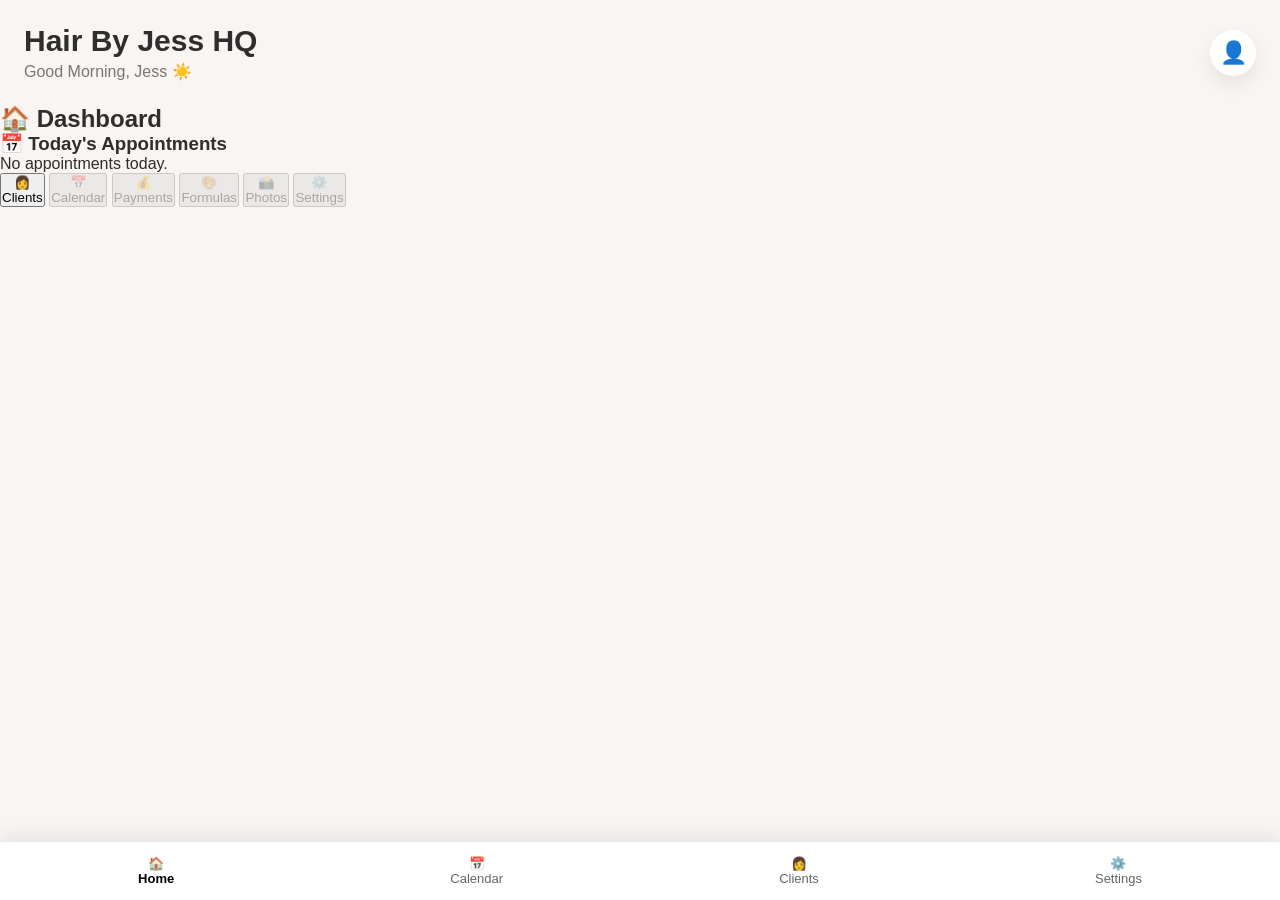
<file: index.html>
<!DOCTYPE html>
<html lang="en">
<head>
    <meta charset="UTF-8">
    <meta name="viewport" content="width=device-width, initial-scale=1.0">

    <title>Hair By Jess HQ</title>

    <meta name="theme-color" content="#D8C5B4">

    <link rel="manifest" href="manifest.json">
    <link rel="stylesheet" href="styles.css">
</head>

<body>

<div class="app">

    <header class="topbar">
        <div>
            <h1>Hair By Jess HQ</h1>
            <p>Good Morning, Jess ☀️</p>
        </div>

        <button class="profile">
            👤
        </button>
    </header>

    <main id="app">
        <!-- JavaScript will load the app here -->
    </main>

    <nav>
        <a class="active">🏠<br>Home</a>
        <a>📅<br>Calendar</a>
        <a>👩<br>Clients</a>
        <a>⚙️<br>Settings</a>
    </nav>

</div>

<script src="js/clients.js"></script>
<script src="js/ui.js"></script>
<script src="js/app.js"></script>
</body>
</html>
</file>
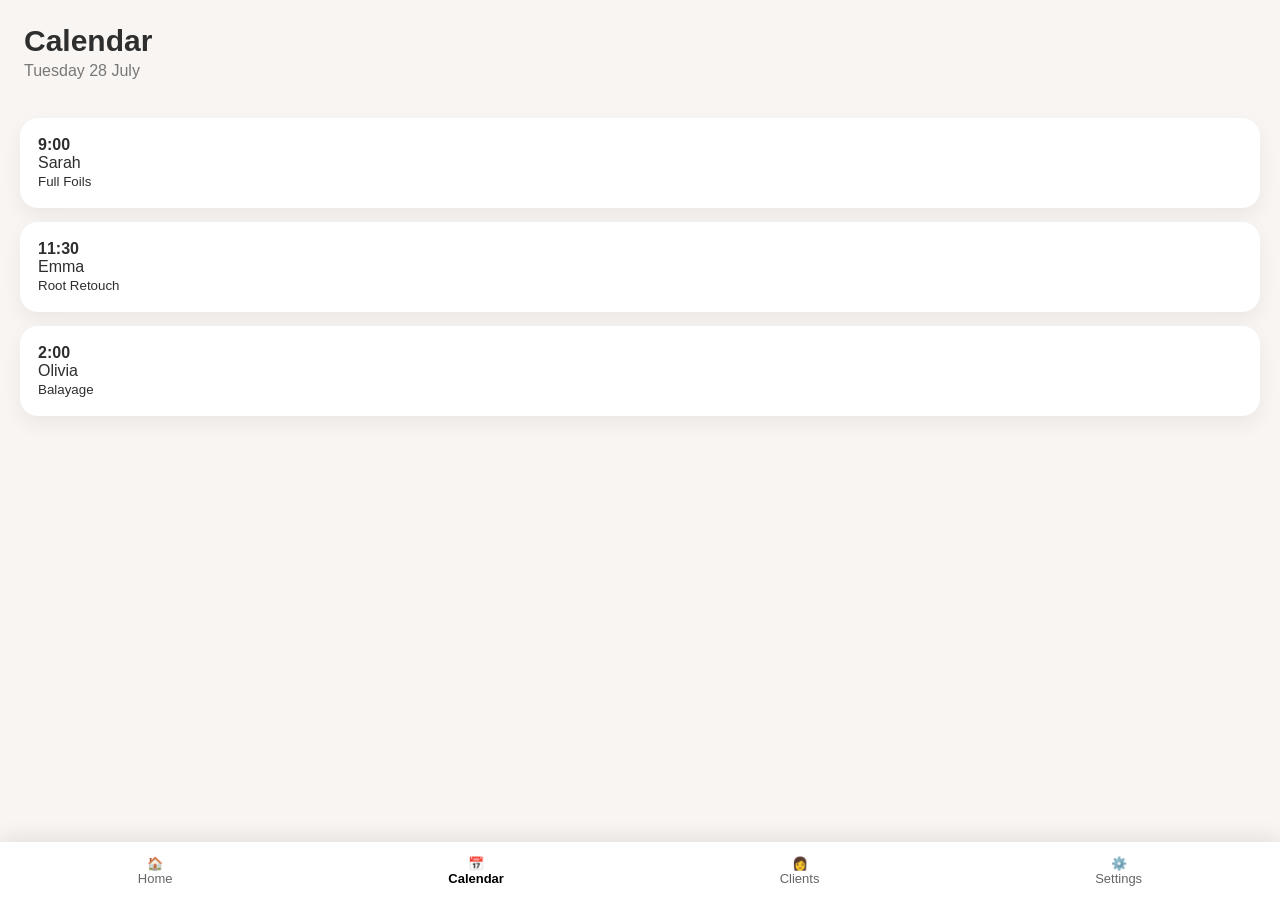
<file: pages/calendar.html>
<!DOCTYPE html>
<html lang="en">
<head>
<meta charset="UTF-8">
<meta name="viewport" content="width=device-width, initial-scale=1.0">
<title>Calendar - Hair By Jess HQ</title>
<link rel="stylesheet" href="../styles.css">
</head>

<body>

<header class="topbar">
<div>
<h1>Calendar</h1>
<p>Tuesday 28 July</p>
</div>
</header>

<main class="hero">

<div class="appointment-card">
<div>
<strong>9:00</strong>
<p>Sarah</p>
<small>Full Foils</small>
</div>
</div>

<div class="appointment-card">
<div>
<strong>11:30</strong>
<p>Emma</p>
<small>Root Retouch</small>
</div>
</div>

<div class="appointment-card">
<div>
<strong>2:00</strong>
<p>Olivia</p>
<small>Balayage</small>
</div>
</div>

</main>

<nav>
<a href="../index.html">🏠<br>Home</a>
<a class="active">📅<br>Calendar</a>
<a href="clients.html">👩<br>Clients</a>
<a href="settings.html">⚙️<br>Settings</a>
</nav>

</body>
</html>
</file>
<file: styles.css>
:root{
--bg:#F8F5F2;
--card:#ffffff;
--accent:#D8C5B4;
--text:#2E2E2E;
--green:#8AAE92;
}

*{
margin:0;
padding:0;
box-sizing:border-box;
font-family:-apple-system,BlinkMacSystemFont,"Segoe UI",sans-serif;
}

body{
background:var(--bg);
color:var(--text);
padding-bottom:90px;
}

.topbar{
display:flex;
justify-content:space-between;
align-items:center;
padding:24px;
}

.topbar h1{
font-size:30px;
}

.topbar p{
color:#777;
margin-top:4px;
}

.profile{
width:46px;
height:46px;
border:none;
border-radius:50%;
background:white;
font-size:22px;
box-shadow:0 8px 20px rgba(0,0,0,.08);
}

.hero,
.stats,
.quick-grid{
padding:0 20px 20px;
}

.appointment-card{
background:white;
padding:18px;
border-radius:18px;
display:flex;
justify-content:space-between;
align-items:center;
margin-top:14px;
box-shadow:0 8px 20px rgba(0,0,0,.06);
}

.appointment-card button{
background:var(--accent);
border:none;
padding:10px 18px;
border-radius:12px;
font-weight:bold;
}

.quick-grid{
display:grid;
grid-template-columns:repeat(2,1fr);
gap:14px;
}

.quick-grid button{
background:white;
border:none;
border-radius:18px;
padding:22px;
font-size:28px;
display:flex;
flex-direction:column;
align-items:center;
gap:10px;
box-shadow:0 8px 20px rgba(0,0,0,.06);
}

.quick-grid span{
font-size:15px;
}

.stats{
display:grid;
grid-template-columns:repeat(3,1fr);
gap:14px;
}

.stat{
background:white;
padding:18px;
border-radius:18px;
text-align:center;
box-shadow:0 8px 20px rgba(0,0,0,.06);
}

.stat h3{
color:var(--green);
font-size:28px;
margin-bottom:6px;
}

nav{
position:fixed;
bottom:0;
left:0;
right:0;
background:white;
display:flex;
justify-content:space-around;
padding:14px 0;
box-shadow:0 -6px 18px rgba(0,0,0,.08);
}

nav a{
text-decoration:none;
text-align:center;
color:#666;
font-size:13px;
}

nav .active{
color:black;
font-weight:bold;
}
input{

width:100%;

padding:15px;

border-radius:14px;

border:1px solid #ddd;

font-size:16px;

background:white;

}

button{

cursor:pointer;

}
</file>
